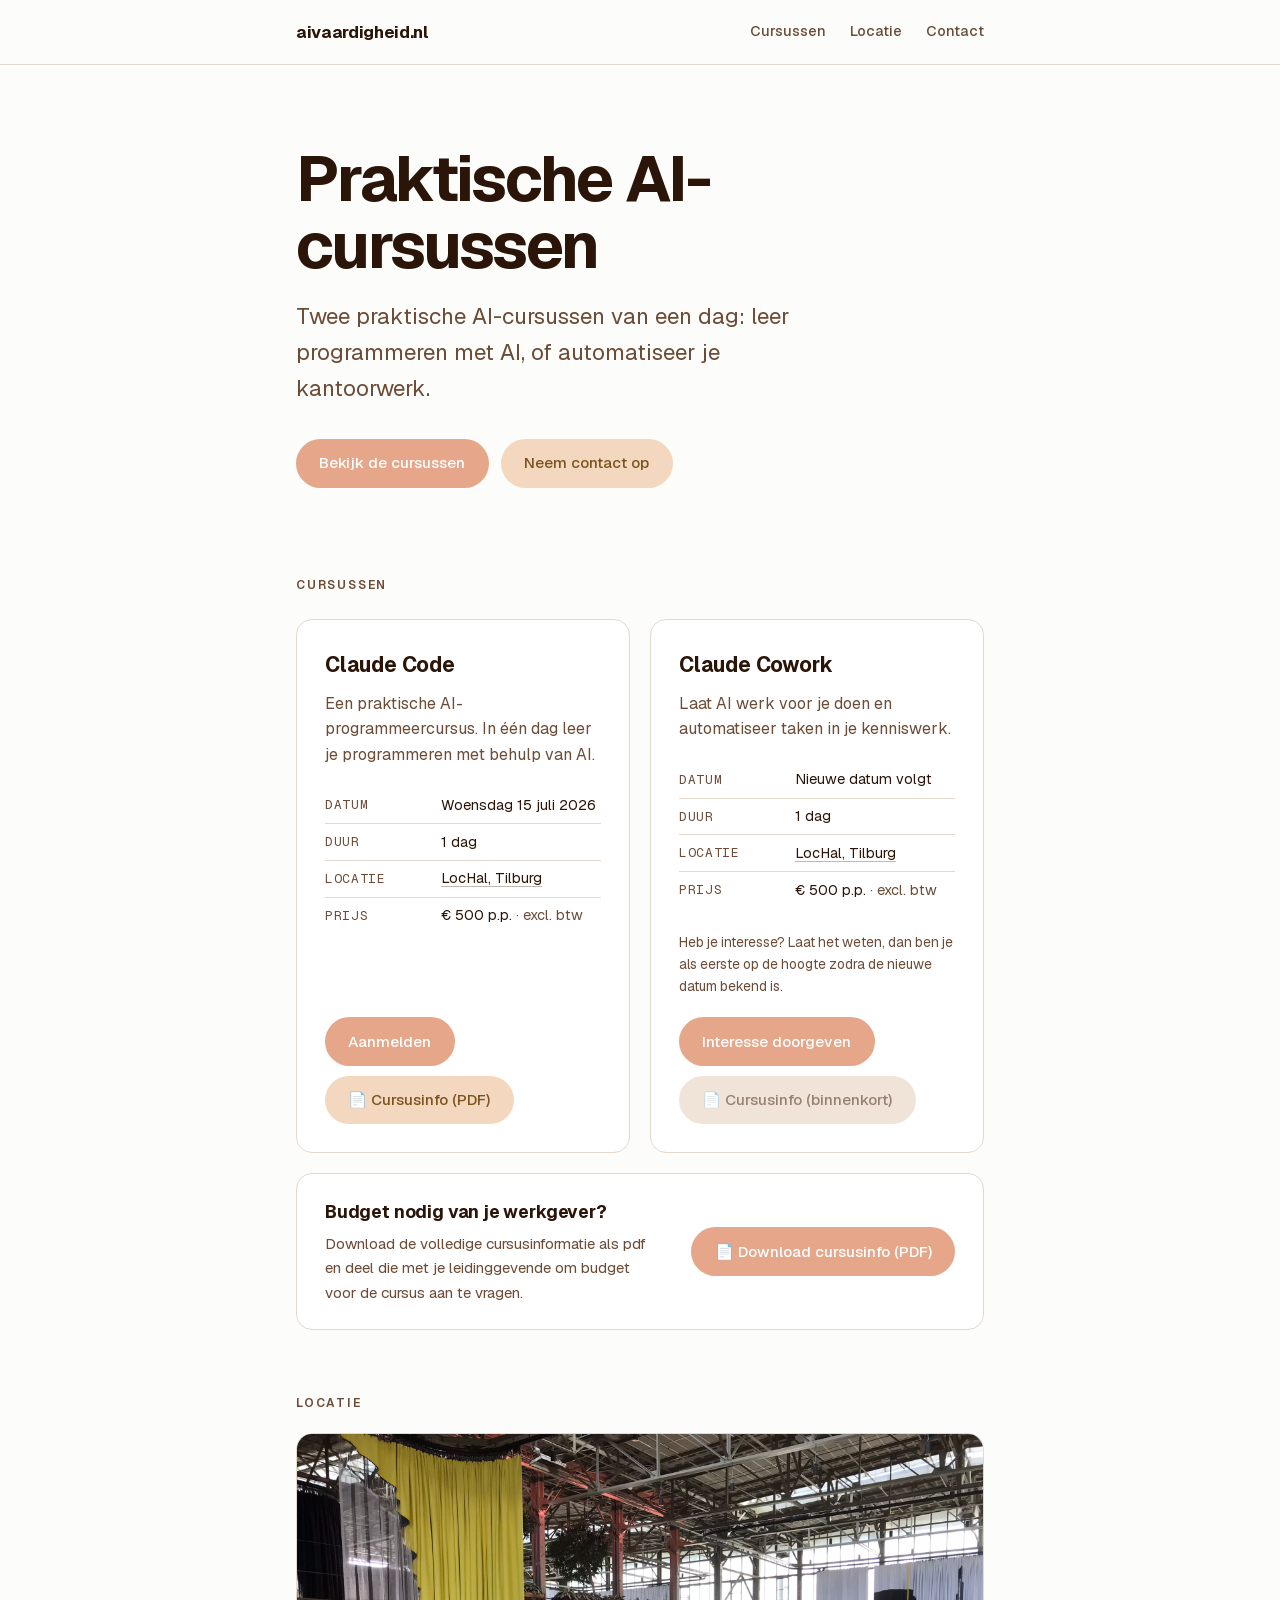
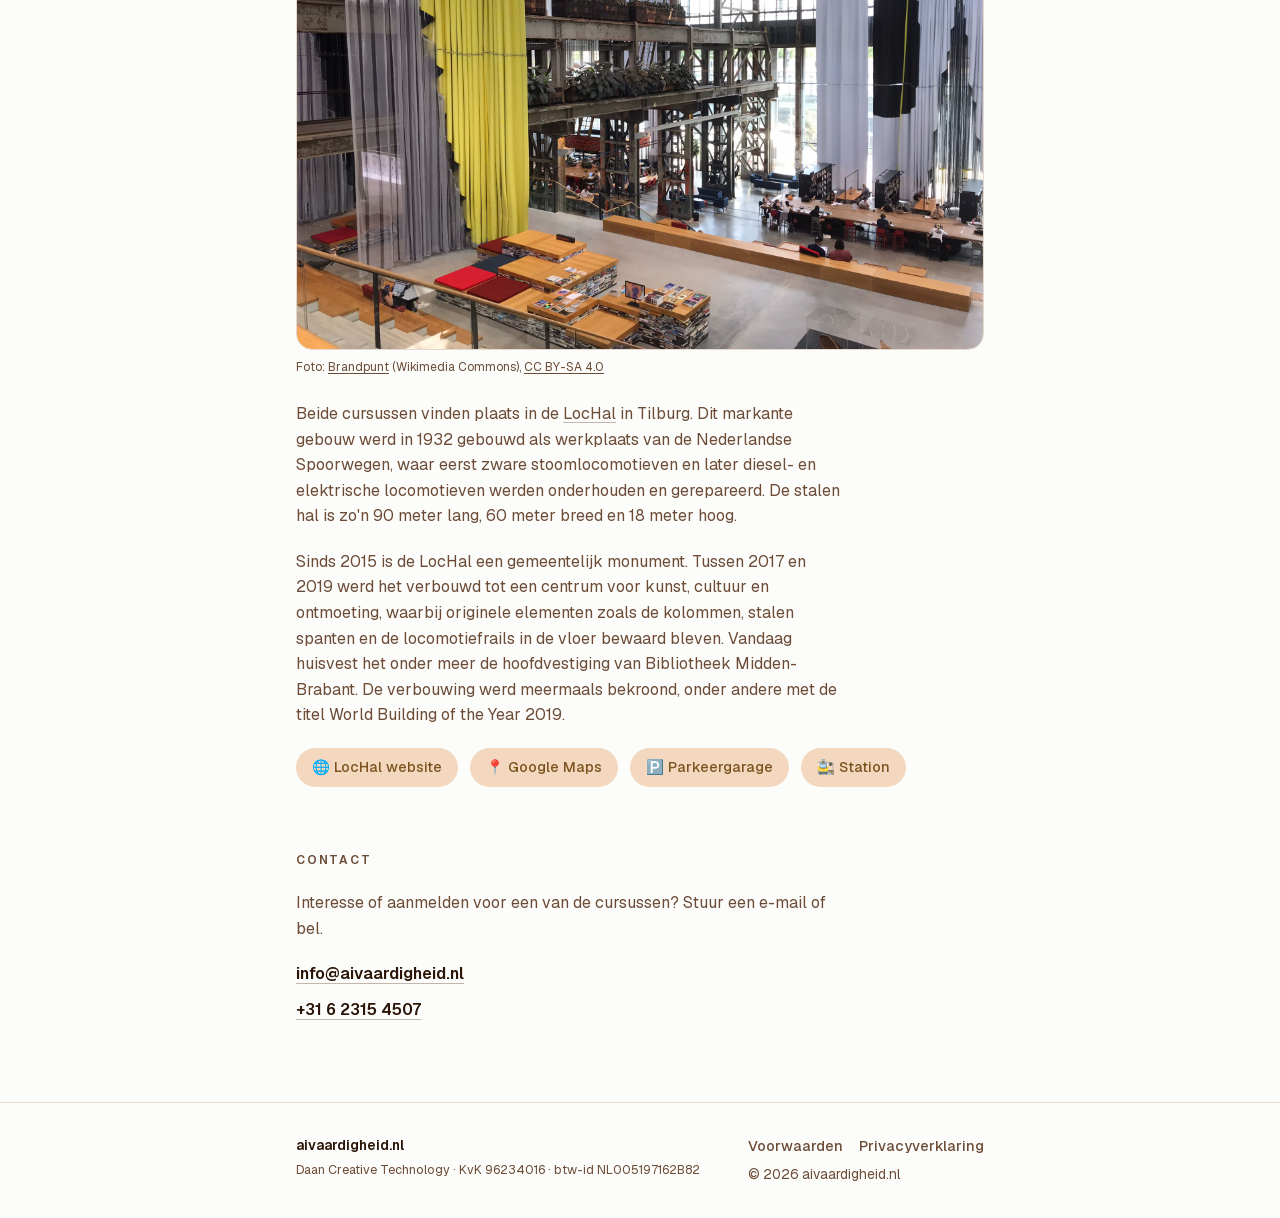
<file: index.html>
<!doctype html>
<html lang="nl">
<head>
  <meta charset="utf-8">
  <meta name="viewport" content="width=device-width, initial-scale=1">
  <title>aivaardigheid.nl — AI-cursussen</title>
  <meta name="description" content="Twee praktische AI-cursussen van een dag: Claude Code (programmeren met AI) en Claude Cowork (je kantoorwerk automatiseren).">
  <meta name="theme-color" media="(prefers-color-scheme: light)" content="#fcfdfa">
  <meta name="theme-color" media="(prefers-color-scheme: dark)" content="#0c0a09">

  <link rel="canonical" href="https://aivaardigheid.nl/">
  <link rel="icon" href="/favicon.svg" type="image/svg+xml">

  <!-- Social sharing (Open Graph / Twitter) -->
  <meta property="og:type" content="website">
  <meta property="og:locale" content="nl_NL">
  <meta property="og:site_name" content="aivaardigheid.nl">
  <meta property="og:url" content="https://aivaardigheid.nl/">
  <meta property="og:title" content="Praktische AI-cursussen — aivaardigheid.nl">
  <meta property="og:description" content="Twee praktische AI-cursussen van een dag: leer programmeren met AI (Claude Code) of automatiseer je kantoorwerk (Claude Cowork). LocHal, Tilburg.">
  <meta property="og:image" content="https://aivaardigheid.nl/images/lochal.jpg">
  <meta property="og:image:width" content="2048">
  <meta property="og:image:height" content="1536">
  <meta property="og:image:alt" content="De LocHal in Tilburg, de cursuslocatie">
  <meta name="twitter:card" content="summary_large_image">
  <meta name="twitter:title" content="Praktische AI-cursussen — aivaardigheid.nl">
  <meta name="twitter:description" content="Twee praktische AI-cursussen van een dag: leer programmeren met AI of automatiseer je kantoorwerk. LocHal, Tilburg.">
  <meta name="twitter:image" content="https://aivaardigheid.nl/images/lochal.jpg">

  <style>
    /* Zelf-gehoste variabele fonts (Geist, Geist Mono) — geen externe verzoeken */
    @font-face {
      font-family: 'Geist';
      font-style: normal;
      font-weight: 400 700;
      font-display: swap;
      src: url('/fonts/geist.woff2') format('woff2');
    }
    @font-face {
      font-family: 'Geist Mono';
      font-style: normal;
      font-weight: 400 500;
      font-display: swap;
      src: url('/fonts/geist-mono.woff2') format('woff2');
    }

    :root {
      color-scheme: light dark;
      --background: #fcfdfa;
      --foreground: #2a1508;
      --primary: #e6a689;
      --primary-foreground: #ffffff;
      --accent: #d84315;
      --muted: #ead8c8;
      --muted-foreground: #6c4b37;
      --secondary: #f3d8bf;
      --secondary-foreground: #7b531e;
      --border: #e5d8cd;
      --card: #ffffff;
      --radius: 1rem;
      --container: 46rem;
    }

    @media (prefers-color-scheme: dark) {
      :root {
        --background: #0c0a09;
        --foreground: #e8d5bf;
        --primary: #d99a63;
        --primary-foreground: #0c0a09;
        --accent: #ff7043;
        --muted: #292524;
        --muted-foreground: #a8a29e;
        --secondary: #292524;
        --secondary-foreground: #e7e5e4;
        --border: #292524;
        --card: #1c1917;
      }
    }

    * { box-sizing: border-box; }
    html { scroll-behavior: smooth; }
    body {
      margin: 0;
      font-family: "Geist", system-ui, -apple-system, "Segoe UI", Roboto, sans-serif;
      background: var(--background);
      color: var(--foreground);
      line-height: 1.6;
      -webkit-font-smoothing: antialiased;
      text-rendering: optimizeLegibility;
    }

    a { color: inherit; }

    .container {
      width: 100%;
      max-width: var(--container);
      margin-inline: auto;
      padding-inline: 1.5rem;
    }

    /* Header */
    header {
      position: sticky;
      top: 0;
      z-index: 50;
      backdrop-filter: blur(12px);
      -webkit-backdrop-filter: blur(12px);
      background: color-mix(in srgb, var(--background) 80%, transparent);
      border-bottom: 1px solid var(--border);
    }
    .header-inner {
      height: 4rem;
      display: flex;
      align-items: center;
      justify-content: space-between;
      gap: 1rem;
    }
    .brand {
      font-weight: 700;
      font-size: 1.05rem;
      letter-spacing: -0.02em;
      text-decoration: none;
    }
    nav { display: flex; align-items: center; gap: 1.5rem; }
    nav a {
      font-size: 0.9rem;
      font-weight: 500;
      text-decoration: none;
      color: var(--muted-foreground);
      transition: color 0.15s ease;
    }
    nav a:hover { color: var(--foreground); }

    /* Buttons */
    .btn {
      display: inline-flex;
      align-items: center;
      gap: 0.5rem;
      padding: 0.7rem 1.4rem;
      border-radius: 9999px;
      font-weight: 500;
      font-size: 0.95rem;
      text-decoration: none;
      border: 1px solid transparent;
      transition: transform 0.15s ease, background 0.15s ease, opacity 0.15s ease;
    }
    .btn:active { transform: scale(0.97); }
    .btn-primary { background: var(--primary); color: var(--primary-foreground); }
    .btn-primary:hover { opacity: 0.9; }
    .btn-secondary {
      background: var(--secondary);
      color: var(--secondary-foreground);
    }
    .btn-secondary:hover { background: color-mix(in srgb, var(--secondary) 80%, var(--foreground)); }
    .btn-disabled {
      background: var(--muted);
      color: var(--muted-foreground);
      cursor: not-allowed;
      opacity: 0.7;
    }
    .btn-disabled:active { transform: none; }

    /* Hero */
    .hero {
      padding-top: 5rem;
      padding-bottom: 3.5rem;
    }
    .hero h1 {
      font-size: clamp(2.5rem, 7vw, 4rem);
      line-height: 1.05;
      letter-spacing: -0.03em;
      font-weight: 700;
      margin: 0 0 1.25rem;
    }
    .hero .lead {
      font-size: clamp(1.1rem, 2.5vw, 1.4rem);
      color: var(--muted-foreground);
      max-width: 34rem;
      margin: 0 0 2rem;
    }
    .hero-actions { display: flex; flex-wrap: wrap; gap: 0.75rem; }

    /* Section */
    section { padding-block: 2rem; }
    .section-label {
      font-size: 0.75rem;
      font-weight: 600;
      text-transform: uppercase;
      letter-spacing: 0.15em;
      color: var(--muted-foreground);
      margin: 0 0 1.5rem;
    }

    /* Course cards */
    .courses {
      display: grid;
      grid-template-columns: repeat(auto-fit, minmax(min(100%, 18rem), 1fr));
      gap: 1.25rem;
    }
    .card {
      background: var(--card);
      border: 1px solid var(--border);
      border-radius: var(--radius);
      padding: 1.75rem;
      display: flex;
      flex-direction: column;
    }
    .card h3 {
      font-size: 1.3rem;
      letter-spacing: -0.01em;
      margin: 0 0 0.6rem;
    }
    .card p { margin: 0 0 1.25rem; color: var(--muted-foreground); }

    .meta { list-style: none; margin: 0 0 1.5rem; padding: 0; }
    .meta li {
      display: flex;
      gap: 0.75rem;
      padding: 0.4rem 0;
      border-top: 1px solid var(--border);
      font-size: 0.9rem;
    }
    .meta li:first-child { border-top: none; }
    .meta .k {
      flex: 0 0 6.5rem;
      color: var(--muted-foreground);
      font-family: "Geist Mono", ui-monospace, monospace;
      font-size: 0.8rem;
      text-transform: uppercase;
      letter-spacing: 0.05em;
      padding-top: 0.1rem;
    }
    .meta .v { flex: 1; }
    .card-actions {
      margin-top: auto;
      display: flex;
      flex-wrap: wrap;
      gap: 0.6rem;
    }

    /* Werkgever / budget callout */
    .employer {
      margin-top: 1.25rem;
      display: flex;
      flex-wrap: wrap;
      align-items: center;
      justify-content: space-between;
      gap: 1.25rem 2rem;
      background: var(--card);
      border: 1px solid var(--border);
      border-radius: var(--radius);
      padding: 1.5rem 1.75rem;
    }
    .employer-text { flex: 1 1 18rem; }
    .employer-text h3 {
      margin: 0 0 0.35rem;
      font-size: 1.1rem;
      letter-spacing: -0.01em;
    }
    .employer-text p { margin: 0; color: var(--muted-foreground); font-size: 0.95rem; }
    .employer .btn { flex: 0 0 auto; }

    /* Contact */
    .contact p { color: var(--muted-foreground); max-width: 34rem; margin: 0 0 1.25rem; }
    .contact a.mail {
      font-weight: 600;
      text-decoration: underline;
      text-underline-offset: 4px;
      text-decoration-color: color-mix(in srgb, var(--muted-foreground) 40%, transparent);
    }
    .contact a.mail:hover { text-decoration-color: var(--muted-foreground); }
    .contact-links { display: flex; flex-direction: column; gap: 0.6rem; align-items: flex-start; }

    /* Locatie */
    .locatie p { color: var(--muted-foreground); max-width: 34rem; margin: 0 0 1.25rem; }
    .locatie p a, .meta .v a {
      color: inherit;
      text-decoration: underline;
      text-underline-offset: 3px;
      text-decoration-color: color-mix(in srgb, var(--muted-foreground) 40%, transparent);
    }
    .locatie p a:hover, .meta .v a:hover { text-decoration-color: var(--muted-foreground); }
    .loc-links { display: flex; flex-wrap: wrap; gap: 0.75rem; }
    .loc-links a {
      display: inline-flex;
      align-items: center;
      gap: 0.45rem;
      padding: 0.5rem 1rem;
      border-radius: 9999px;
      background: var(--secondary);
      color: var(--secondary-foreground);
      text-decoration: none;
      font-size: 0.9rem;
      font-weight: 500;
      transition: background 0.15s ease;
    }
    .loc-links a:hover { background: color-mix(in srgb, var(--secondary) 80%, var(--foreground)); }
    .loc-figure { margin: 0 0 1.5rem; }
    .loc-figure img {
      width: 100%;
      height: auto;
      display: block;
      border-radius: var(--radius);
      border: 1px solid var(--border);
    }
    .loc-figure figcaption {
      margin-top: 0.5rem;
      font-size: 0.75rem;
      color: var(--muted-foreground);
    }
    .loc-figure figcaption a {
      color: inherit;
      text-decoration: underline;
      text-underline-offset: 2px;
    }

    /* Footer */
    footer {
      border-top: 1px solid var(--border);
      margin-top: 3rem;
      padding-block: 2rem;
      color: var(--muted-foreground);
      font-size: 0.85rem;
    }
    .footer-inner { display: flex; flex-wrap: wrap; justify-content: space-between; align-items: flex-start; gap: 0.75rem 1.5rem; }
    .footer-brand { display: flex; flex-direction: column; gap: 0.2rem; }
    .footer-brand strong { color: var(--foreground); font-weight: 600; }
    .footer-legal { font-size: 0.78rem; }
    .footer-end { display: flex; flex-direction: column; gap: 0.35rem; align-items: flex-start; }
    .footer-nav { display: flex; flex-wrap: wrap; gap: 0.25rem 1rem; }
    .footer-nav a { color: var(--muted-foreground); text-decoration: none; }
    .footer-nav a:hover { color: var(--foreground); text-decoration: underline; text-underline-offset: 3px; }

    .placeholder { opacity: 0.6; font-style: italic; }

    @media (max-width: 480px) {
      nav { gap: 1rem; }
      .brand { font-size: 1rem; }
    }
  </style>
</head>
<body>
  <header>
    <div class="container header-inner">
      <a class="brand" href="/">aivaardigheid.nl</a>
      <nav>
        <a href="#cursussen">Cursussen</a>
        <a href="#locatie">Locatie</a>
        <a href="#contact">Contact</a>
      </nav>
    </div>
  </header>

  <main>
    <!-- HERO -->
    <div class="container hero">
      <h1>Praktische AI-cursussen</h1>
      <p class="lead">
        Twee praktische AI-cursussen van een dag: leer programmeren met AI, of automatiseer je kantoorwerk.
      </p>
      <div class="hero-actions">
        <a class="btn btn-primary" href="#cursussen">Bekijk de cursussen</a>
        <a class="btn btn-secondary" href="#contact">Neem contact op</a>
      </div>
    </div>

    <!-- CURSUSSEN -->
    <section id="cursussen" class="container">
      <p class="section-label">Cursussen</p>
      <div class="courses">

        <!-- Cursus 1 -->
        <article class="card">
          <h3>Claude Code</h3>
          <p>Een praktische AI-programmeercursus. In één dag leer je programmeren met behulp van AI.</p>
          <ul class="meta">
            <li><span class="k">Datum</span><span class="v">Woensdag 15 juli 2026</span></li>
            <li><span class="k">Duur</span><span class="v">1 dag</span></li>
            <li><span class="k">Locatie</span><span class="v"><a href="https://maps.app.goo.gl/GzQkufVFpSDQUedN8" target="_blank" rel="noopener">LocHal, Tilburg</a></span></li>
            <li><span class="k">Prijs</span><span class="v">€ 500 p.p. <span style="color:var(--muted-foreground)">· excl. btw</span></span></li>
          </ul>
          <div class="card-actions">
            <a class="btn btn-primary" href="mailto:info@aivaardigheid.nl?subject=Aanmelding%20Claude%20Code%20%E2%80%94%2015%20juli%202026&body=Hoi%20Daan%2C%0A%0AIk%20wil%20me%20graag%20aanmelden%20voor%20de%20cursus%20Claude%20Code%20%28woensdag%2015%20juli%202026%2C%20LocHal%20Tilburg%29.%0A%0ANaam%3A%0ATelefoonnummer%3A%0AAantal%20personen%3A%0AFactuurgegevens%20%28bedrijfsnaam%20%2B%20adres%2C%20of%20particulier%29%3A%0A%0AEventuele%20vragen%20of%20opmerkingen%3A%0A%0AMet%20vriendelijke%20groet%2C%0A">Aanmelden</a>
            <a class="btn btn-secondary" href="downloads/claude-code-cursus.pdf" download="Claude Code Cursus - aivaardigheid.nl.pdf">📄 Cursusinfo (PDF)</a>
          </div>
        </article>

        <!-- Cursus 2 -->
        <article class="card">
          <h3>Claude Cowork</h3>
          <p>Laat AI werk voor je doen en automatiseer taken in je kenniswerk.</p>
          <ul class="meta">
            <li><span class="k">Datum</span><span class="v">Nieuwe datum volgt</span></li>
            <li><span class="k">Duur</span><span class="v">1 dag</span></li>
            <li><span class="k">Locatie</span><span class="v"><a href="https://maps.app.goo.gl/GzQkufVFpSDQUedN8" target="_blank" rel="noopener">LocHal, Tilburg</a></span></li>
            <li><span class="k">Prijs</span><span class="v">€ 500 p.p. <span style="color:var(--muted-foreground)">· excl. btw</span></span></li>
          </ul>
          <p style="font-size:0.85rem;">Heb je interesse? Laat het weten, dan ben je als eerste op de hoogte zodra de nieuwe datum bekend is.</p>
          <div class="card-actions">
            <a class="btn btn-primary" href="mailto:info@aivaardigheid.nl?subject=Interesse%20Claude%20Cowork&body=Hoi%20Daan%2C%0A%0AIk%20heb%20interesse%20in%20de%20cursus%20Claude%20Cowork.%20Laat%20je%20me%20weten%20zodra%20de%20nieuwe%20datum%20bekend%20is%3F%0A%0ANaam%3A%0ATelefoonnummer%3A%0AAantal%20personen%3A%0A%0AMet%20vriendelijke%20groet%2C%0A">Interesse doorgeven</a>
            <span class="btn btn-disabled" aria-disabled="true" title="Cursusinformatie volgt binnenkort">📄 Cursusinfo (binnenkort)</span>
          </div>
        </article>

      </div>

      <div class="employer">
        <div class="employer-text">
          <h3>Budget nodig van je werkgever?</h3>
          <p>Download de volledige cursusinformatie als pdf en deel die met je leidinggevende om budget voor de cursus aan te vragen.</p>
        </div>
        <a class="btn btn-primary" href="downloads/claude-code-cursus.pdf" download="Claude Code Cursus - aivaardigheid.nl.pdf">📄 Download cursusinfo (PDF)</a>
      </div>
    </section>

    <!-- LOCATIE -->
    <section id="locatie" class="container locatie">
      <p class="section-label">Locatie</p>
      <figure class="loc-figure">
        <img src="images/lochal.jpg" alt="Het interieur van de LocHal in Tilburg: een voormalige locomotievenwerkplaats, nu bibliotheek en cultuurcentrum" loading="lazy" width="2048" height="1536">
        <figcaption>Foto: <a href="https://commons.wikimedia.org/wiki/File:Loc_hall_inside_2.jpg" target="_blank" rel="noopener">Brandpunt</a> (Wikimedia Commons), <a href="https://creativecommons.org/licenses/by-sa/4.0/" target="_blank" rel="noopener">CC BY-SA 4.0</a></figcaption>
      </figure>
      <p>
        Beide cursussen vinden plaats in de <a href="https://www.lochal.nl/" target="_blank" rel="noopener">LocHal</a> in Tilburg. Dit markante gebouw werd in 1932 gebouwd als werkplaats van de Nederlandse Spoorwegen, waar eerst zware stoomlocomotieven en later diesel- en elektrische locomotieven werden onderhouden en gerepareerd. De stalen hal is zo'n 90 meter lang, 60 meter breed en 18 meter hoog.
      </p>
      <p>
        Sinds 2015 is de LocHal een gemeentelijk monument. Tussen 2017 en 2019 werd het verbouwd tot een centrum voor kunst, cultuur en ontmoeting, waarbij originele elementen zoals de kolommen, stalen spanten en de locomotiefrails in de vloer bewaard bleven. Vandaag huisvest het onder meer de hoofdvestiging van Bibliotheek Midden-Brabant. De verbouwing werd meermaals bekroond, onder andere met de titel World Building of the Year 2019.
      </p>
      <div class="loc-links">
        <a href="https://www.lochal.nl/" target="_blank" rel="noopener">🌐 LocHal website</a>
        <a href="https://maps.app.goo.gl/GzQkufVFpSDQUedN8" target="_blank" rel="noopener">📍 Google Maps</a>
        <a href="https://maps.app.goo.gl/iagKzrtKeQA4x5wi8" target="_blank" rel="noopener">🅿️ Parkeergarage</a>
        <a href="https://maps.app.goo.gl/hNsYnGkz4utdhobb7" target="_blank" rel="noopener">🚉 Station</a>
      </div>
    </section>

    <!-- CONTACT -->
    <section id="contact" class="container contact">
      <p class="section-label">Contact</p>
      <p>Interesse of aanmelden voor een van de cursussen? Stuur een e-mail of bel.</p>
      <div class="contact-links">
        <a class="mail" href="mailto:info@aivaardigheid.nl">info@aivaardigheid.nl</a>
        <a class="mail" href="tel:+31623154507">+31 6 2315 4507</a>
      </div>
    </section>
  </main>

  <footer>
    <div class="container footer-inner">
      <div class="footer-brand">
        <strong>aivaardigheid.nl</strong>
        <span class="footer-legal">Daan Creative Technology · KvK 96234016 · btw-id NL005197162B82</span>
      </div>
      <div class="footer-end">
        <nav class="footer-nav">
          <a href="/voorwaarden.html">Voorwaarden</a>
          <a href="/privacy.html">Privacyverklaring</a>
        </nav>
        <span>© 2026 aivaardigheid.nl</span>
      </div>
    </div>
  </footer>
</body>
</html>
</file>
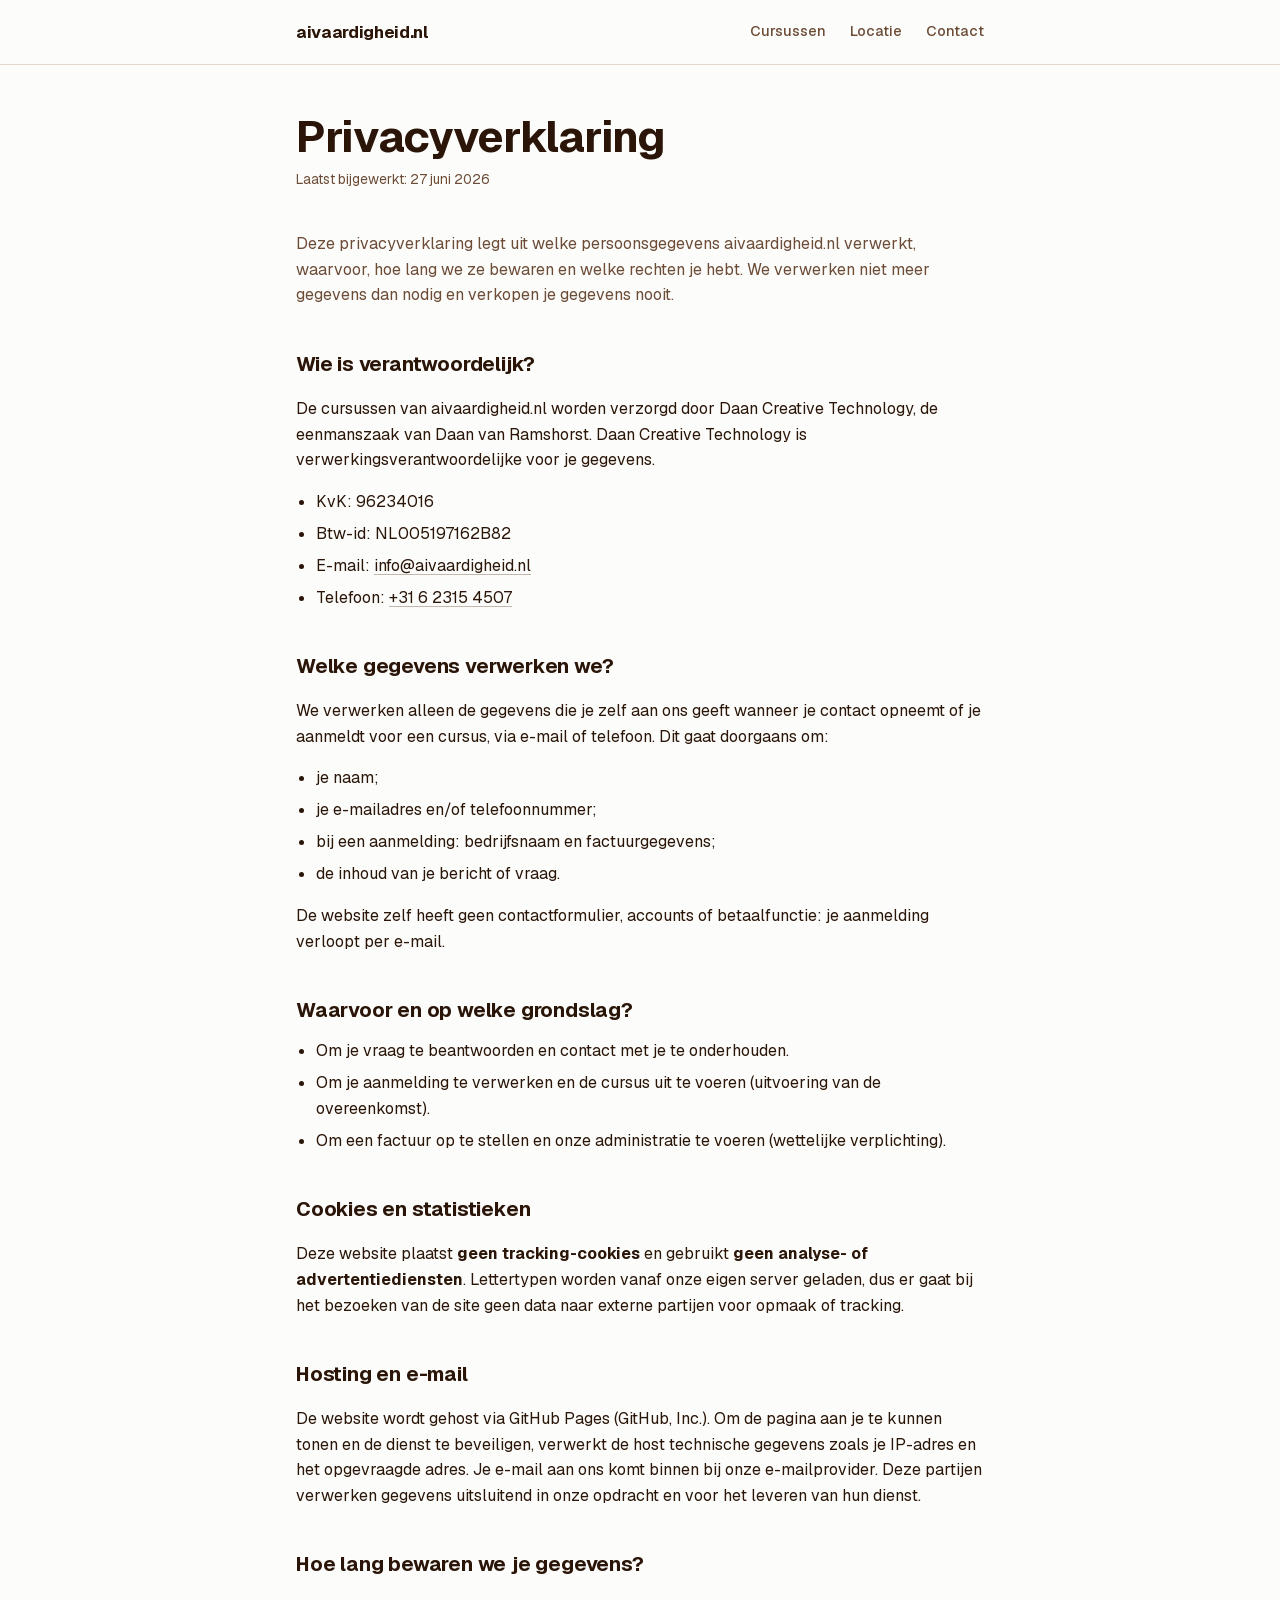
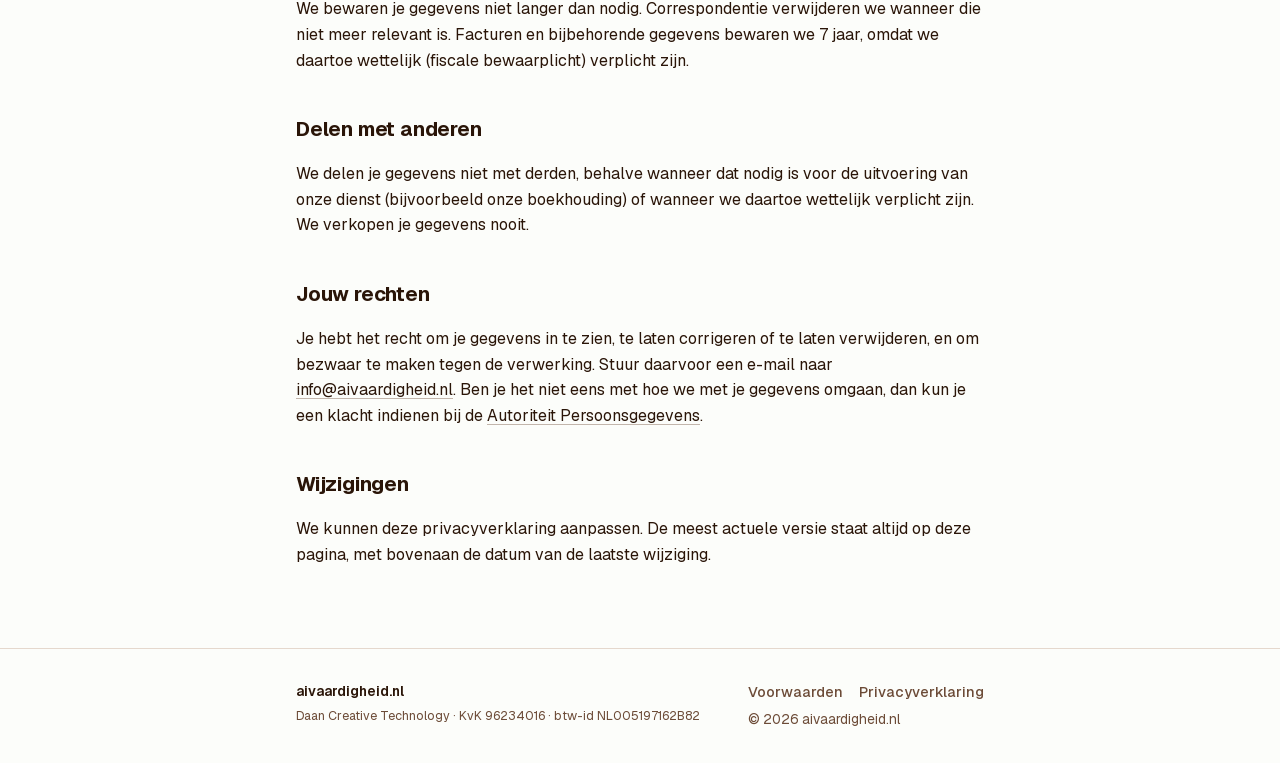
<file: privacy.html>
<!doctype html>
<html lang="nl">
<head>
  <meta charset="utf-8">
  <meta name="viewport" content="width=device-width, initial-scale=1">
  <title>Privacyverklaring — aivaardigheid.nl</title>
  <meta name="description" content="Privacyverklaring van aivaardigheid.nl: welke persoonsgegevens we verwerken, waarvoor, hoe lang en welke rechten je hebt.">
  <meta name="robots" content="index, follow">
  <meta name="theme-color" media="(prefers-color-scheme: light)" content="#fcfdfa">
  <meta name="theme-color" media="(prefers-color-scheme: dark)" content="#0c0a09">
  <link rel="canonical" href="https://aivaardigheid.nl/privacy.html">
  <link rel="icon" href="/favicon.svg" type="image/svg+xml">
  <link rel="stylesheet" href="/legal.css">
</head>
<body>
  <header>
    <div class="container header-inner">
      <a class="brand" href="/">aivaardigheid.nl</a>
      <nav>
        <a href="/#cursussen">Cursussen</a>
        <a href="/#locatie">Locatie</a>
        <a href="/#contact">Contact</a>
      </nav>
    </div>
  </header>

  <main>
    <article class="container legal">
      <h1>Privacyverklaring</h1>
      <p class="updated">Laatst bijgewerkt: 27 juni 2026</p>

      <p class="lead">
        Deze privacyverklaring legt uit welke persoonsgegevens aivaardigheid.nl verwerkt, waarvoor,
        hoe lang we ze bewaren en welke rechten je hebt. We verwerken niet meer gegevens dan nodig en
        verkopen je gegevens nooit.
      </p>

      <h2>Wie is verantwoordelijk?</h2>
      <p>
        De cursussen van aivaardigheid.nl worden verzorgd door Daan Creative Technology, de eenmanszaak
        van Daan van Ramshorst. Daan Creative Technology is verwerkingsverantwoordelijke voor je gegevens.
      </p>
      <ul>
        <li>KvK: 96234016</li>
        <li>Btw-id: NL005197162B82</li>
        <li>E-mail: <a href="mailto:info@aivaardigheid.nl">info@aivaardigheid.nl</a></li>
        <li>Telefoon: <a href="tel:+31623154507">+31 6 2315 4507</a></li>
      </ul>

      <h2>Welke gegevens verwerken we?</h2>
      <p>
        We verwerken alleen de gegevens die je zelf aan ons geeft wanneer je contact opneemt of je
        aanmeldt voor een cursus, via e-mail of telefoon. Dit gaat doorgaans om:
      </p>
      <ul>
        <li>je naam;</li>
        <li>je e-mailadres en/of telefoonnummer;</li>
        <li>bij een aanmelding: bedrijfsnaam en factuurgegevens;</li>
        <li>de inhoud van je bericht of vraag.</li>
      </ul>
      <p>
        De website zelf heeft geen contactformulier, accounts of betaalfunctie: je aanmelding verloopt
        per e-mail.
      </p>

      <h2>Waarvoor en op welke grondslag?</h2>
      <ul>
        <li>Om je vraag te beantwoorden en contact met je te onderhouden.</li>
        <li>Om je aanmelding te verwerken en de cursus uit te voeren (uitvoering van de overeenkomst).</li>
        <li>Om een factuur op te stellen en onze administratie te voeren (wettelijke verplichting).</li>
      </ul>

      <h2>Cookies en statistieken</h2>
      <p>
        Deze website plaatst <strong>geen tracking-cookies</strong> en gebruikt <strong>geen
        analyse- of advertentiediensten</strong>. Lettertypen worden vanaf onze eigen server geladen,
        dus er gaat bij het bezoeken van de site geen data naar externe partijen voor opmaak of tracking.
      </p>

      <h2>Hosting en e-mail</h2>
      <p>
        De website wordt gehost via GitHub Pages (GitHub, Inc.). Om de pagina aan je te kunnen tonen
        en de dienst te beveiligen, verwerkt de host technische gegevens zoals je IP-adres en het
        opgevraagde adres. Je e-mail aan ons komt binnen bij onze e-mailprovider. Deze partijen
        verwerken gegevens uitsluitend in onze opdracht en voor het leveren van hun dienst.
      </p>

      <h2>Hoe lang bewaren we je gegevens?</h2>
      <p>
        We bewaren je gegevens niet langer dan nodig. Correspondentie verwijderen we wanneer die niet
        meer relevant is. Facturen en bijbehorende gegevens bewaren we 7 jaar, omdat we daartoe
        wettelijk (fiscale bewaarplicht) verplicht zijn.
      </p>

      <h2>Delen met anderen</h2>
      <p>
        We delen je gegevens niet met derden, behalve wanneer dat nodig is voor de uitvoering van onze
        dienst (bijvoorbeeld onze boekhouding) of wanneer we daartoe wettelijk verplicht zijn. We
        verkopen je gegevens nooit.
      </p>

      <h2>Jouw rechten</h2>
      <p>
        Je hebt het recht om je gegevens in te zien, te laten corrigeren of te laten verwijderen, en om
        bezwaar te maken tegen de verwerking. Stuur daarvoor een e-mail naar
        <a href="mailto:info@aivaardigheid.nl">info@aivaardigheid.nl</a>. Ben je het niet eens met hoe we
        met je gegevens omgaan, dan kun je een klacht indienen bij de
        <a href="https://autoriteitpersoonsgegevens.nl/" target="_blank" rel="noopener">Autoriteit
        Persoonsgegevens</a>.
      </p>

      <h2>Wijzigingen</h2>
      <p>
        We kunnen deze privacyverklaring aanpassen. De meest actuele versie staat altijd op deze pagina,
        met bovenaan de datum van de laatste wijziging.
      </p>
    </article>
  </main>

  <footer>
    <div class="container footer-inner">
      <div class="footer-brand">
        <strong>aivaardigheid.nl</strong>
        <span class="footer-legal">Daan Creative Technology · KvK 96234016 · btw-id NL005197162B82</span>
      </div>
      <div class="footer-end">
        <nav class="footer-nav">
          <a href="/voorwaarden.html">Voorwaarden</a>
          <a href="/privacy.html">Privacyverklaring</a>
        </nav>
        <span>© 2026 aivaardigheid.nl</span>
      </div>
    </div>
  </footer>
</body>
</html>
</file>
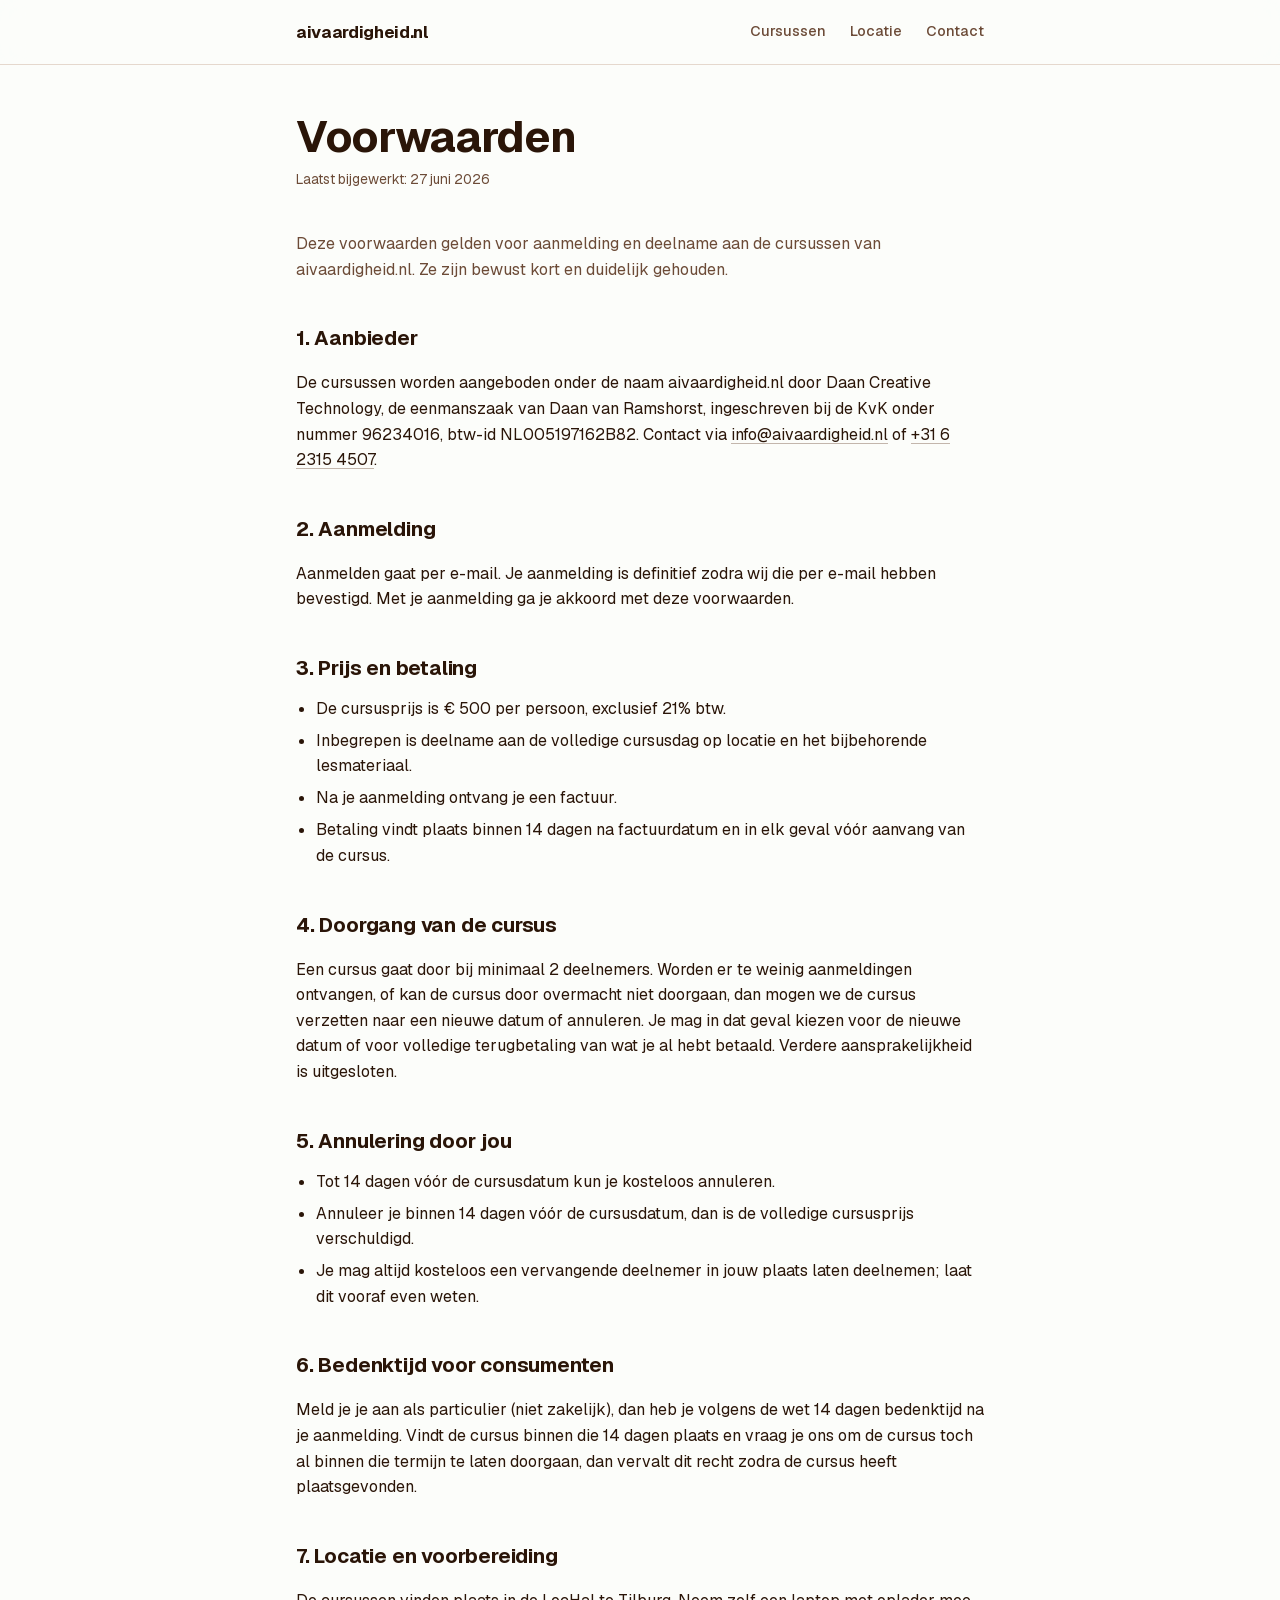
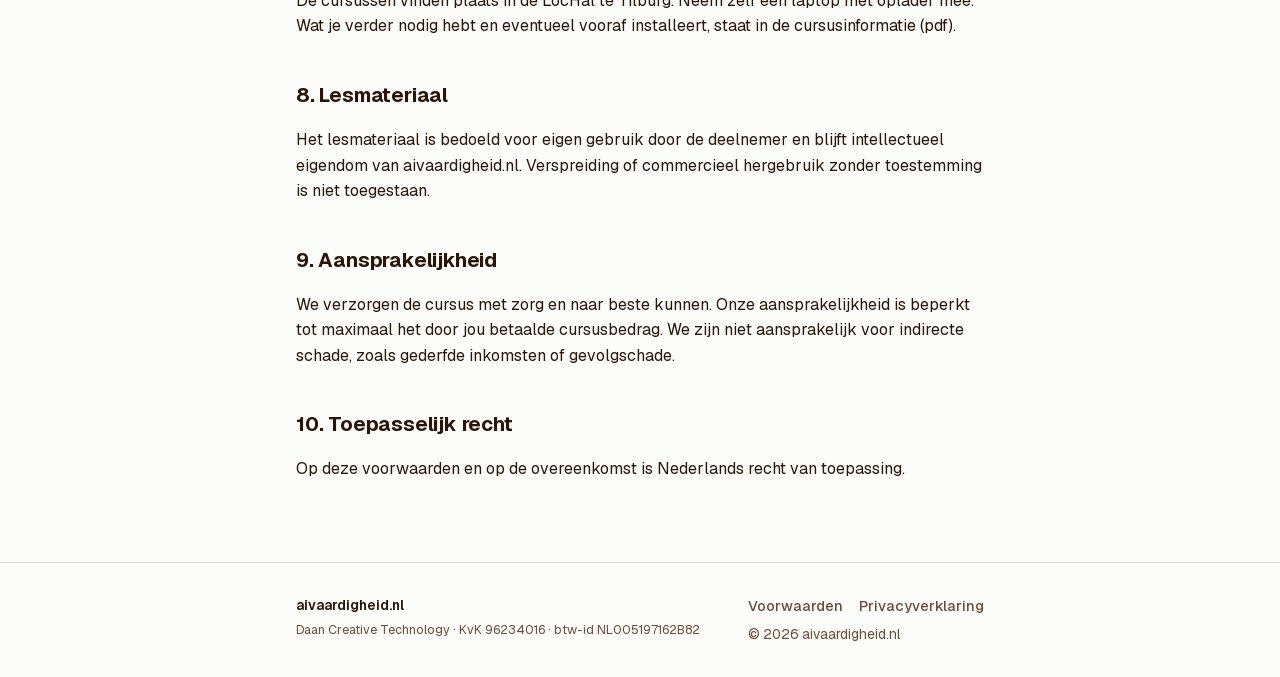
<file: voorwaarden.html>
<!doctype html>
<html lang="nl">
<head>
  <meta charset="utf-8">
  <meta name="viewport" content="width=device-width, initial-scale=1">
  <title>Voorwaarden — aivaardigheid.nl</title>
  <meta name="description" content="Voorwaarden voor aanmelding en deelname aan de cursussen van aivaardigheid.nl: aanmelding, prijs en betaling, annulering en doorgang.">
  <meta name="robots" content="index, follow">
  <meta name="theme-color" media="(prefers-color-scheme: light)" content="#fcfdfa">
  <meta name="theme-color" media="(prefers-color-scheme: dark)" content="#0c0a09">
  <link rel="canonical" href="https://aivaardigheid.nl/voorwaarden.html">
  <link rel="icon" href="/favicon.svg" type="image/svg+xml">
  <link rel="stylesheet" href="/legal.css">
</head>
<body>
  <header>
    <div class="container header-inner">
      <a class="brand" href="/">aivaardigheid.nl</a>
      <nav>
        <a href="/#cursussen">Cursussen</a>
        <a href="/#locatie">Locatie</a>
        <a href="/#contact">Contact</a>
      </nav>
    </div>
  </header>

  <main>
    <article class="container legal">
      <h1>Voorwaarden</h1>
      <p class="updated">Laatst bijgewerkt: 27 juni 2026</p>

      <p class="lead">
        Deze voorwaarden gelden voor aanmelding en deelname aan de cursussen van aivaardigheid.nl.
        Ze zijn bewust kort en duidelijk gehouden.
      </p>

      <h2>1. Aanbieder</h2>
      <p>
        De cursussen worden aangeboden onder de naam aivaardigheid.nl door Daan Creative Technology,
        de eenmanszaak van Daan van Ramshorst, ingeschreven bij de KvK onder nummer 96234016,
        btw-id NL005197162B82. Contact via
        <a href="mailto:info@aivaardigheid.nl">info@aivaardigheid.nl</a> of
        <a href="tel:+31623154507">+31 6 2315 4507</a>.
      </p>

      <h2>2. Aanmelding</h2>
      <p>
        Aanmelden gaat per e-mail. Je aanmelding is definitief zodra wij die per e-mail hebben bevestigd.
        Met je aanmelding ga je akkoord met deze voorwaarden.
      </p>

      <h2>3. Prijs en betaling</h2>
      <ul>
        <li>De cursusprijs is € 500 per persoon, exclusief 21% btw.</li>
        <li>Inbegrepen is deelname aan de volledige cursusdag op locatie en het bijbehorende lesmateriaal.</li>
        <li>Na je aanmelding ontvang je een factuur.</li>
        <li>Betaling vindt plaats binnen 14 dagen na factuurdatum en in elk geval vóór aanvang van de cursus.</li>
      </ul>

      <h2>4. Doorgang van de cursus</h2>
      <p>
        Een cursus gaat door bij minimaal 2 deelnemers. Worden er te weinig aanmeldingen ontvangen, of
        kan de cursus door overmacht niet doorgaan, dan mogen we de cursus verzetten naar een nieuwe
        datum of annuleren. Je mag in dat geval kiezen voor de nieuwe datum of voor volledige
        terugbetaling van wat je al hebt betaald. Verdere aansprakelijkheid is uitgesloten.
      </p>

      <h2>5. Annulering door jou</h2>
      <ul>
        <li>Tot 14 dagen vóór de cursusdatum kun je kosteloos annuleren.</li>
        <li>Annuleer je binnen 14 dagen vóór de cursusdatum, dan is de volledige cursusprijs verschuldigd.</li>
        <li>Je mag altijd kosteloos een vervangende deelnemer in jouw plaats laten deelnemen; laat dit vooraf even weten.</li>
      </ul>

      <h2>6. Bedenktijd voor consumenten</h2>
      <p>
        Meld je je aan als particulier (niet zakelijk), dan heb je volgens de wet 14 dagen bedenktijd na
        je aanmelding. Vindt de cursus binnen die 14 dagen plaats en vraag je ons om de cursus toch al
        binnen die termijn te laten doorgaan, dan vervalt dit recht zodra de cursus heeft plaatsgevonden.
      </p>

      <h2>7. Locatie en voorbereiding</h2>
      <p>
        De cursussen vinden plaats in de LocHal te Tilburg. Neem zelf een laptop met oplader mee. Wat je
        verder nodig hebt en eventueel vooraf installeert, staat in de cursusinformatie (pdf).
      </p>

      <h2>8. Lesmateriaal</h2>
      <p>
        Het lesmateriaal is bedoeld voor eigen gebruik door de deelnemer en blijft intellectueel eigendom
        van aivaardigheid.nl. Verspreiding of commercieel hergebruik zonder toestemming is niet toegestaan.
      </p>

      <h2>9. Aansprakelijkheid</h2>
      <p>
        We verzorgen de cursus met zorg en naar beste kunnen. Onze aansprakelijkheid is beperkt tot
        maximaal het door jou betaalde cursusbedrag. We zijn niet aansprakelijk voor indirecte schade,
        zoals gederfde inkomsten of gevolgschade.
      </p>

      <h2>10. Toepasselijk recht</h2>
      <p>
        Op deze voorwaarden en op de overeenkomst is Nederlands recht van toepassing.
      </p>
    </article>
  </main>

  <footer>
    <div class="container footer-inner">
      <div class="footer-brand">
        <strong>aivaardigheid.nl</strong>
        <span class="footer-legal">Daan Creative Technology · KvK 96234016 · btw-id NL005197162B82</span>
      </div>
      <div class="footer-end">
        <nav class="footer-nav">
          <a href="/voorwaarden.html">Voorwaarden</a>
          <a href="/privacy.html">Privacyverklaring</a>
        </nav>
        <span>© 2026 aivaardigheid.nl</span>
      </div>
    </div>
  </footer>
</body>
</html>
</file>
<file: legal.css>
/* Gedeelde stijl voor de tekstpagina's (privacy, voorwaarden) — aivaardigheid.nl */

/* Zelf-gehoste variabele fonts (Geist, Geist Mono) — geen externe verzoeken */
@font-face {
  font-family: 'Geist';
  font-style: normal;
  font-weight: 400 700;
  font-display: swap;
  src: url('/fonts/geist.woff2') format('woff2');
}
@font-face {
  font-family: 'Geist Mono';
  font-style: normal;
  font-weight: 400 500;
  font-display: swap;
  src: url('/fonts/geist-mono.woff2') format('woff2');
}

:root {
  color-scheme: light dark;
  --background: #fcfdfa;
  --foreground: #2a1508;
  --accent: #d84315;
  --muted-foreground: #6c4b37;
  --secondary: #f3d8bf;
  --secondary-foreground: #7b531e;
  --border: #e5d8cd;
  --container: 46rem;
}

@media (prefers-color-scheme: dark) {
  :root {
    --background: #0c0a09;
    --foreground: #e8d5bf;
    --accent: #ff7043;
    --muted-foreground: #a8a29e;
    --secondary: #292524;
    --secondary-foreground: #e7e5e4;
    --border: #292524;
  }
}

* { box-sizing: border-box; }
html { scroll-behavior: smooth; }
body {
  margin: 0;
  font-family: "Geist", system-ui, -apple-system, "Segoe UI", Roboto, sans-serif;
  background: var(--background);
  color: var(--foreground);
  line-height: 1.6;
  -webkit-font-smoothing: antialiased;
  text-rendering: optimizeLegibility;
}
a { color: inherit; }

.container {
  width: 100%;
  max-width: var(--container);
  margin-inline: auto;
  padding-inline: 1.5rem;
}

/* Header */
header {
  position: sticky;
  top: 0;
  z-index: 50;
  backdrop-filter: blur(12px);
  -webkit-backdrop-filter: blur(12px);
  background: color-mix(in srgb, var(--background) 80%, transparent);
  border-bottom: 1px solid var(--border);
}
.header-inner {
  height: 4rem;
  display: flex;
  align-items: center;
  justify-content: space-between;
  gap: 1rem;
}
.brand {
  font-weight: 700;
  font-size: 1.05rem;
  letter-spacing: -0.02em;
  text-decoration: none;
}
nav { display: flex; align-items: center; gap: 1.5rem; }
nav a {
  font-size: 0.9rem;
  font-weight: 500;
  text-decoration: none;
  color: var(--muted-foreground);
  transition: color 0.15s ease;
}
nav a:hover { color: var(--foreground); }

/* Tekstpagina */
.legal { padding-block: 3rem 1rem; }
.legal h1 {
  font-size: clamp(2rem, 5vw, 2.75rem);
  line-height: 1.1;
  letter-spacing: -0.03em;
  font-weight: 700;
  margin: 0 0 0.5rem;
}
.legal .updated {
  color: var(--muted-foreground);
  font-size: 0.85rem;
  margin: 0 0 2.5rem;
}
.legal h2 {
  font-size: 1.25rem;
  letter-spacing: -0.01em;
  margin: 2.5rem 0 0.75rem;
}
.legal p, .legal li { color: var(--foreground); }
.legal .lead, .legal .muted { color: var(--muted-foreground); }
.legal ul { padding-left: 1.25rem; margin: 0 0 1rem; }
.legal li { margin-bottom: 0.4rem; }
.legal a:not(.brand) {
  color: inherit;
  text-decoration: underline;
  text-underline-offset: 3px;
  text-decoration-color: color-mix(in srgb, var(--muted-foreground) 40%, transparent);
}
.legal a:not(.brand):hover { text-decoration-color: var(--muted-foreground); }
.legal .dl { margin: 0 0 1rem; }
.legal .dl dt { font-weight: 600; margin-top: 0.75rem; }
.legal .dl dd { margin: 0.1rem 0 0; color: var(--muted-foreground); }

/* Footer */
footer {
  border-top: 1px solid var(--border);
  margin-top: 3rem;
  padding-block: 2rem;
  color: var(--muted-foreground);
  font-size: 0.85rem;
}
.footer-inner { display: flex; flex-wrap: wrap; justify-content: space-between; align-items: flex-start; gap: 0.75rem 1.5rem; }
.footer-brand { display: flex; flex-direction: column; gap: 0.2rem; }
.footer-brand strong { color: var(--foreground); font-weight: 600; }
.footer-legal { font-size: 0.78rem; }
.footer-end { display: flex; flex-direction: column; gap: 0.35rem; align-items: flex-start; }
.footer-nav { display: flex; flex-wrap: wrap; gap: 0.25rem 1rem; }
.footer-nav a { color: var(--muted-foreground); text-decoration: none; }
.footer-nav a:hover { color: var(--foreground); text-decoration: underline; text-underline-offset: 3px; }

@media (max-width: 480px) {
  nav { gap: 1rem; }
  .brand { font-size: 1rem; }
}
</file>
